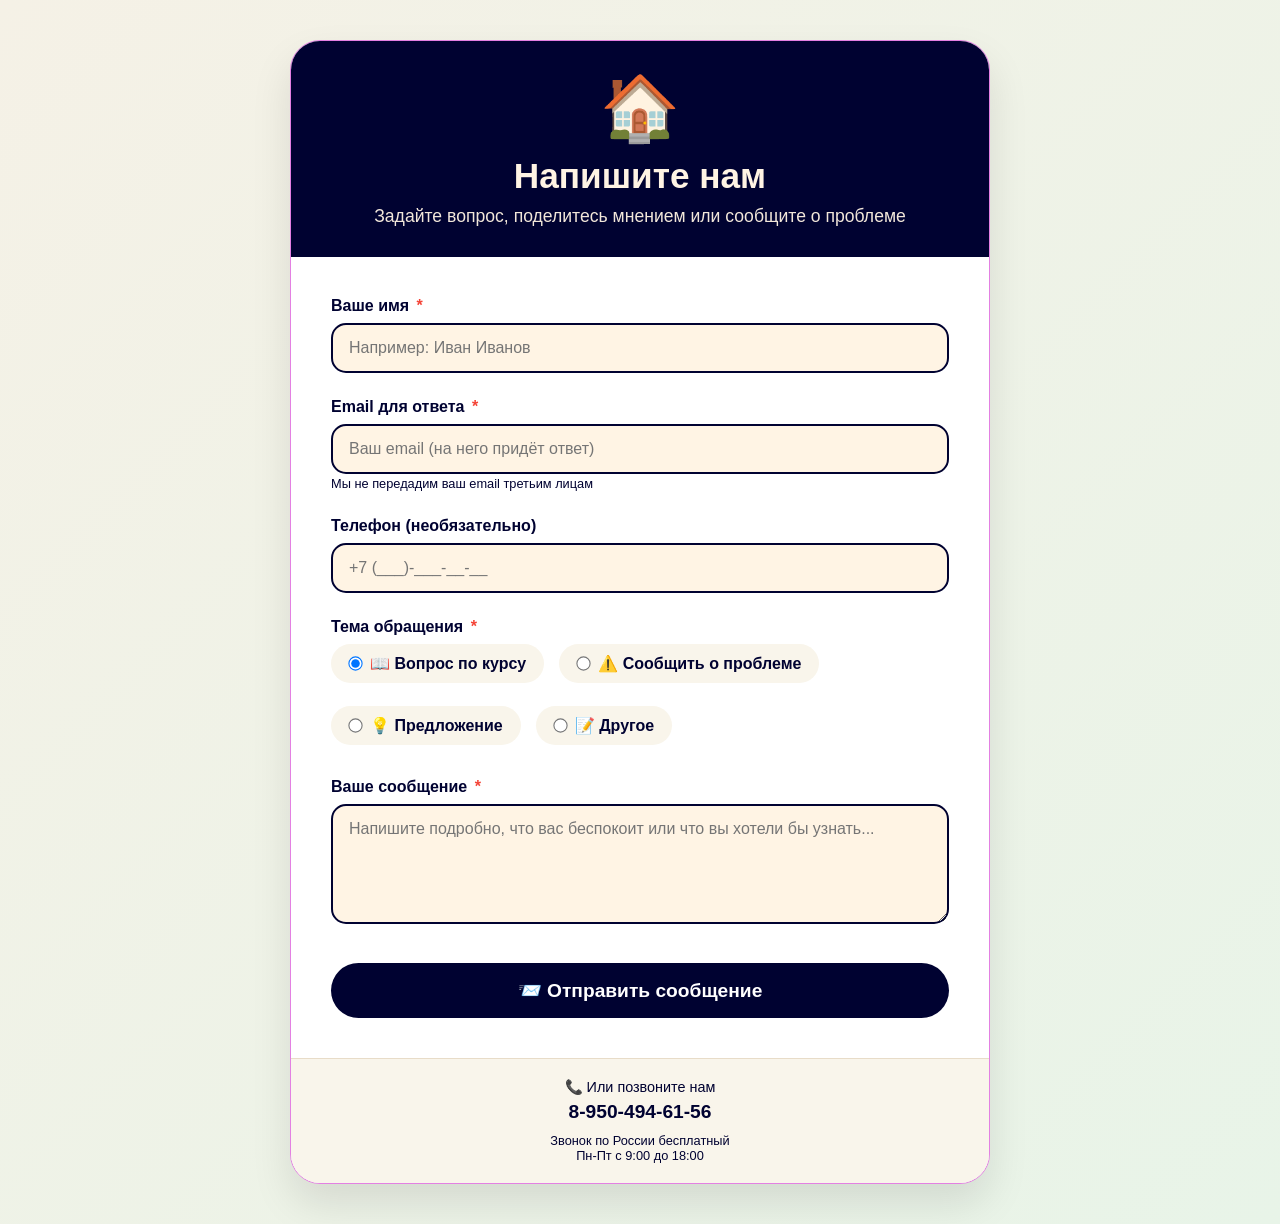
<file: pomosh.html>
<!DOCTYPE html>
<html lang="ru">
<head>
    <meta charset="UTF-8">
    <meta name="viewport" content="width=device-width, initial-scale=1.0">
    <title>Помощь</title>
    <style>
        * {
            margin: 0;
            padding: 0;
            box-sizing: border-box;
        }

        body {
            font-family: 'Segoe UI', Tahoma, Geneva, Verdana, sans-serif;
            background: linear-gradient(135deg, #f5f1e6 0%, #e8f4e8 100%);
            min-height: 100vh;
            padding: 40px 20px;
        }

        .feedback-container {
            max-width: 700px;
            margin: 0 auto;
            background-color: white;
            border-radius: 30px;
            box-shadow: 0 20px 40px rgba(0, 0, 0, 0.1);
            overflow: hidden;
            border: 1px solid #e380e2;
        }

        .feedback-header {
            background: linear-gradient(135deg, rgba(0, 2, 49, 1) 0%, rgba(0, 2, 49, 1) 100%);
            padding: 30px;
            text-align: center;
            color: #fff4e4;
        }

        .feedback-header h1 {
            font-size: 2.2em;
            margin-bottom: 10px;
        }

        .feedback-header p {
            font-size: 1.1em;
            opacity: 0.95;
        }

        .emoji-large {
            font-size: 4em;
            margin-bottom: 10px;
        }

        .feedback-body {
            padding: 40px;
        }

        .form-group {
            margin-bottom: 25px;
        }

        label {
            display: block;
            font-weight: 600;
            color: rgba(0, 2, 49, 1);
            margin-bottom: 8px;
            font-size: 1em;
        }

        .required-star {
            color: #f44336;
            margin-left: 3px;
        }

        input, select, textarea {
            width: 100%;
            padding: 14px 16px;
            font-size: 1em;
            font-family: inherit;
            border: 2px solid rgba(0, 2, 49, 1);
            border-radius: 15px;
            transition: all 0.3s ease;
            background-color: #fff4e4;
        }

        input:focus, select:focus, textarea:focus {
            outline: none;
            border-color: #e08ed3;
        }

        textarea {
            resize: vertical;
            min-height: 120px;
        }

        .radio-group {
            display: flex;
            flex-wrap: wrap;
            gap: 15px;
            margin-top: 8px;
        }

        .radio-option {
            display: flex;
            align-items: center;
            gap: 8px;
            background-color: #f9f5eb;
            padding: 10px 18px;
            border-radius: 50px;
            cursor: pointer;
            transition: all 0.3s ease;
        }

        .radio-option:hover {
            background-color: #e8f4e8;
        }

        .radio-option input {
            width: auto;
            margin: 0;
            transform: scale(1.1);
            cursor: pointer;
        }

        .radio-option label {
            margin: 0;
            cursor: pointer;
            font-weight: normal;
        }

        .submit-btn {
            width: 100%;
            background: linear-gradient(135deg, rgba(0, 2, 49, 1) 0%, rgba(0, 2, 49, 1) 100%);
            color: white;
            border: none;
            padding: 16px;
            font-size: 1.2em;
            font-weight: bold;
            border-radius: 50px;
            cursor: pointer;
            transition: all 0.3s ease;
            margin-top: 10px;
        }

        .submit-btn:hover {
            transform: translateY(-3px);
            box-shadow: 0 10px 20px rgba(0, 0, 0, 0.15);
        }

        .submit-btn:active {
            transform: translateY(0);
        }

        .success-message {
            background-color: #e8f5e9;
            border: 2px solid rgba(0, 2, 49, 1);
            color: rgba(0, 2, 49, 1);
            padding: 20px;
            border-radius: 15px;
            text-align: center;
            margin-bottom: 25px;
            display: none;
        }

        .success-message.show {
            display: block;
            animation: fadeIn 0.5s ease;
        }

        .error-message {
            background-color: #ffebee;
            border: 2px solid #f44336;
            color: #c62828;
            padding: 15px;
            border-radius: 15px;
            margin-top: 10px;
            font-size: 0.9em;
            display: none;
        }

        .error-message.show {
            display: block;
        }

        .feedback-footer {
            background-color: #f9f5eb;
            padding: 20px 40px;
            text-align: center;
            border-top: 1px solid #e8dcc8;
        }

        .feedback-footer p {
            color: rgba(0, 2, 49, 1);
            font-size: 0.9em;
        }

        .feedback-footer .phone {
            font-size: 1.2em;
            font-weight: bold;
            color: rgba(0, 2, 49, 1);
            margin-top: 5px;
        }

        @keyframes fadeIn {
            from {
                opacity: 0;
                transform: translateY(-10px);
            }
            to {
                opacity: 1;
                transform: translateY(0);
            }
        }

        @media (max-width: 600px) {
            .feedback-body {
                padding: 25px;
            }
            
            .feedback-header h1 {
                font-size: 1.8em;
            }
            
            .radio-group {
                flex-direction: column;
                gap: 10px;
            }
            
            .radio-option {
                width: 100%;
            }
        }
    </style>
</head>
<body>

<div class="feedback-container">
    <div class="feedback-header">
        <div class="emoji-large">🏠</div>
        <h1>Напишите нам</h1>
        <p>Задайте вопрос, поделитесь мнением или сообщите о проблеме</p>
    </div>

    <div class="feedback-body">
        <div id="successMessage" class="success-message">
            ✅ Спасибо за ваше сообщение!<br>
            Мы ответим вам в ближайшее время на указанную почту.
        </div>

        <form id="feedbackForm" action="https://formspree.io/f/anya.7araeva@yandex.ru" method="POST">
            <div class="form-group">
                <label>Ваше имя <span class="required-star">*</span></label>
                <input type="text" id="name" placeholder="Например: Иван Иванов" required>
            </div>

            <div class="form-group">
                <label>Email для ответа <span class="required-star">*</span></label>
                <input type="email" id="email" placeholder="Ваш email (на него придёт ответ)" required>
                <small style="color: rgba(0, 2, 49, 1); font-size: 0.8em;">Мы не передадим ваш email третьим лицам</small>
            </div>

            <div class="form-group">
                <label>Телефон (необязательно)</label>
                <input type="tel" id="phone" placeholder="+7 (___)-___-__-__">
            </div>

            <div class="form-group">
                <label>Тема обращения <span class="required-star">*</span></label>
                <div class="radio-group">
                    <label class="radio-option">
                        <input type="radio" name="topic" value="question" checked>
                        <span>📖 Вопрос по курсу</span>
                    </label>
                    <label class="radio-option">
                        <input type="radio" name="topic" value="problem">
                        <span>⚠️ Сообщить о проблеме</span>
                    </label>
                    <label class="radio-option">
                        <input type="radio" name="topic" value="suggestion">
                        <span>💡 Предложение</span>
                    </label>
                    <label class="radio-option">
                        <input type="radio" name="topic" value="other">
                        <span>📝 Другое</span>
                    </label>
                </div>
            </div>

            <div class="form-group">
                <label>Ваше сообщение <span class="required-star">*</span></label>
                <textarea id="message" placeholder="Напишите подробно, что вас беспокоит или что вы хотели бы узнать..." required></textarea>
            </div>

            <button type="submit" class="submit-btn">📨 Отправить сообщение</button>

            <div id="errorMessage" class="error-message"></div>
        </form>
    </div>

    <div class="feedback-footer">
        <p>📞 Или позвоните нам</p>
        <div class="phone">8-950-494-61-56</div>
        <p style="font-size: 0.8em; margin-top: 10px;">Звонок по России бесплатный<br>Пн-Пт с 9:00 до 18:00</p>
    </div>
</div>

<script>
    const form = document.getElementById('feedbackForm');
    const successMessage = document.getElementById('successMessage');
    const errorMessage = document.getElementById('errorMessage');

    function showError(text) {
        errorMessage.textContent = text;
        errorMessage.classList.add('show');
        setTimeout(() => {
            errorMessage.classList.remove('show');
        }, 5000);
    }

    function resetForm() {
        document.getElementById('name').value = '';
        document.getElementById('email').value = '';
        document.getElementById('phone').value = '';
        document.getElementById('message').value = '';
        document.querySelector('input[name="topic"]').checked = true;
    }

    form.addEventListener('submit', function(e) {
        e.preventDefault();

        const name = document.getElementById('name').value.trim();
        const email = document.getElementById('email').value.trim();
        const message = document.getElementById('message').value.trim();
        const topic = document.querySelector('input[name="topic"]:checked').value;
        const phone = document.getElementById('phone').value.trim();

        if (name === '') {
            showError('Пожалуйста, введите ваше имя');
            return;
        }

        if (email === '') {
            showError('Пожалуйста, введите email для ответа');
            return;
        }

        const emailRegex = /^[^\s@]+@([^\s@.,]+\.)+[^\s@.,]{2,}$/;
        if (!emailRegex.test(email)) {
            showError('Пожалуйста, введите корректный email (например: name@mail.ru)');
            return;
        }

        if (message === '') {
            showError('Пожалуйста, напишите ваше сообщение');
            return;
        }

        let topicText = '';
        switch(topic) {
            case 'question': topicText = 'Вопрос по курсу'; break;
            case 'problem': topicText = 'Сообщение о проблеме'; break;
            case 'suggestion': topicText = 'Предложение'; break;
            default: topicText = 'Другое';
        }

        console.log('Отправлено сообщение:');
        console.log('Имя:', name);
        console.log('Email:', email);
        console.log('Телефон:', phone || 'не указан');
        console.log('Тема:', topicText);
        console.log('Сообщение:', message);

        successMessage.classList.add('show');

        resetForm();
        
        setTimeout(() => {
            successMessage.classList.remove('show');
        }, 5000);
    });
</script>

</body>
</html>
</file>
